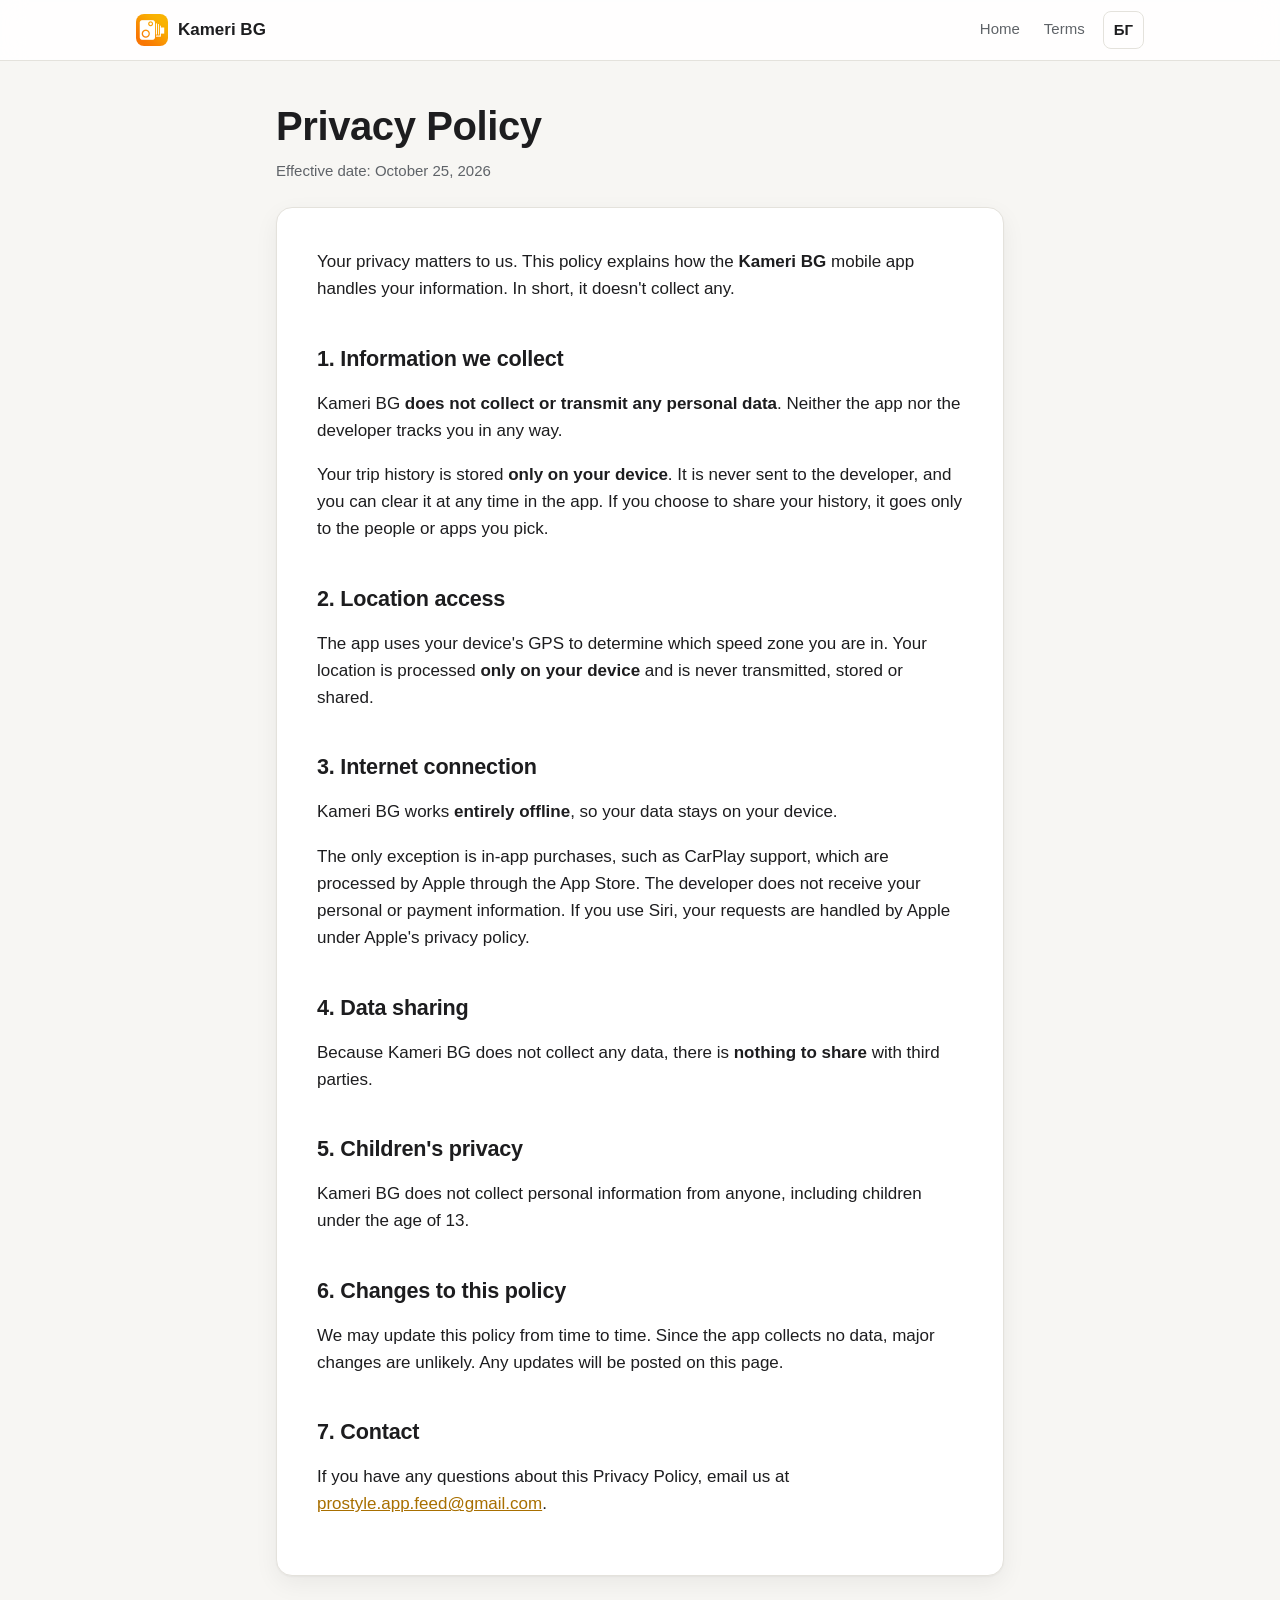
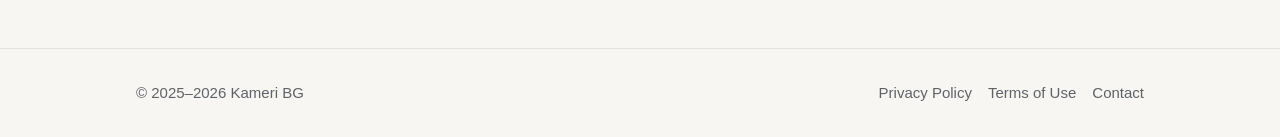
<file: privacy.html>
<!DOCTYPE html>
<html lang="en">
<head>
  <meta charset="UTF-8">
  <meta name="viewport" content="width=device-width, initial-scale=1">
  <title>Privacy Policy – Kameri BG</title>
  <meta name="description" content="Kameri BG does not collect or share any personal data. Read the full privacy policy.">
  <meta name="theme-color" content="#ffb526">
  <link rel="canonical" href="https://riskoni.github.io/KameriBG/privacy.html">
  <meta property="og:site_name" content="Kameri BG">
  <meta property="og:locale" content="en_US">
  <meta property="og:type" content="website">
  <meta property="og:title" content="Privacy Policy – Kameri BG">
  <meta property="og:description" content="Kameri BG does not collect or share any personal data. Read the full privacy policy.">
  <meta property="og:url" content="https://riskoni.github.io/KameriBG/privacy.html">
  <meta property="og:image" content="https://riskoni.github.io/KameriBG/icon.png">
  <meta name="twitter:card" content="summary">
  <link rel="alternate" hreflang="en" href="https://riskoni.github.io/KameriBG/privacy.html">
  <link rel="alternate" hreflang="bg" href="https://riskoni.github.io/KameriBG/bg/privacy.html">
  <link rel="icon" href="icon.png">
  <link rel="stylesheet" href="style.css">
</head>
<body>

  <header class="site-header">
    <div class="container">
      <a class="brand" href="index.html"><img src="icon.png" alt="">Kameri BG</a>
      <nav class="site-nav">
        <a href="index.html">Home</a>
        <a class="optional" href="terms.html">Terms</a>
        <a class="lang-switch" href="bg/privacy.html" hreflang="bg" lang="bg">БГ</a>
      </nav>
    </div>
  </header>

  <main class="page">
    <div class="container narrow">
      <div class="page-header">
        <h1>Privacy Policy</h1>
        <p class="meta">Effective date: October 25, 2026</p>
      </div>

      <article class="prose">
        <p>Your privacy matters to us. This policy explains how the <strong>Kameri BG</strong> mobile app handles your information. In short, it doesn't collect any.</p>

        <h2>1. Information we collect</h2>
        <p>Kameri BG <strong>does not collect or transmit any personal data</strong>. Neither the app nor the developer tracks you in any way.</p>
        <p>Your trip history is stored <strong>only on your device</strong>. It is never sent to the developer, and you can clear it at any time in the app. If you choose to share your history, it goes only to the people or apps you pick.</p>

        <h2>2. Location access</h2>
        <p>The app uses your device's GPS to determine which speed zone you are in. Your location is processed <strong>only on your device</strong> and is never transmitted, stored or shared.</p>

        <h2>3. Internet connection</h2>
        <p>Kameri BG works <strong>entirely offline</strong>, so your data stays on your device.</p>
        <p>The only exception is in-app purchases, such as CarPlay support, which are processed by Apple through the App Store. The developer does not receive your personal or payment information. If you use Siri, your requests are handled by Apple under Apple's privacy policy.</p>

        <h2>4. Data sharing</h2>
        <p>Because Kameri BG does not collect any data, there is <strong>nothing to share</strong> with third parties.</p>

        <h2>5. Children's privacy</h2>
        <p>Kameri BG does not collect personal information from anyone, including children under the age of 13.</p>

        <h2>6. Changes to this policy</h2>
        <p>We may update this policy from time to time. Since the app collects no data, major changes are unlikely. Any updates will be posted on this page.</p>

        <h2>7. Contact</h2>
        <p>If you have any questions about this Privacy Policy, email us at <a href="mailto:prostyle.app.feed@gmail.com">prostyle.app.feed@gmail.com</a>.</p>
      </article>
    </div>
  </main>

  <footer class="site-footer">
    <div class="container">
      <span>© 2025–2026 Kameri BG</span>
      <nav>
        <a href="privacy.html">Privacy Policy</a>
        <a href="terms.html">Terms of Use</a>
        <a href="mailto:prostyle.app.feed@gmail.com">Contact</a>
      </nav>
    </div>
  </footer>

</body>
</html>
</file>
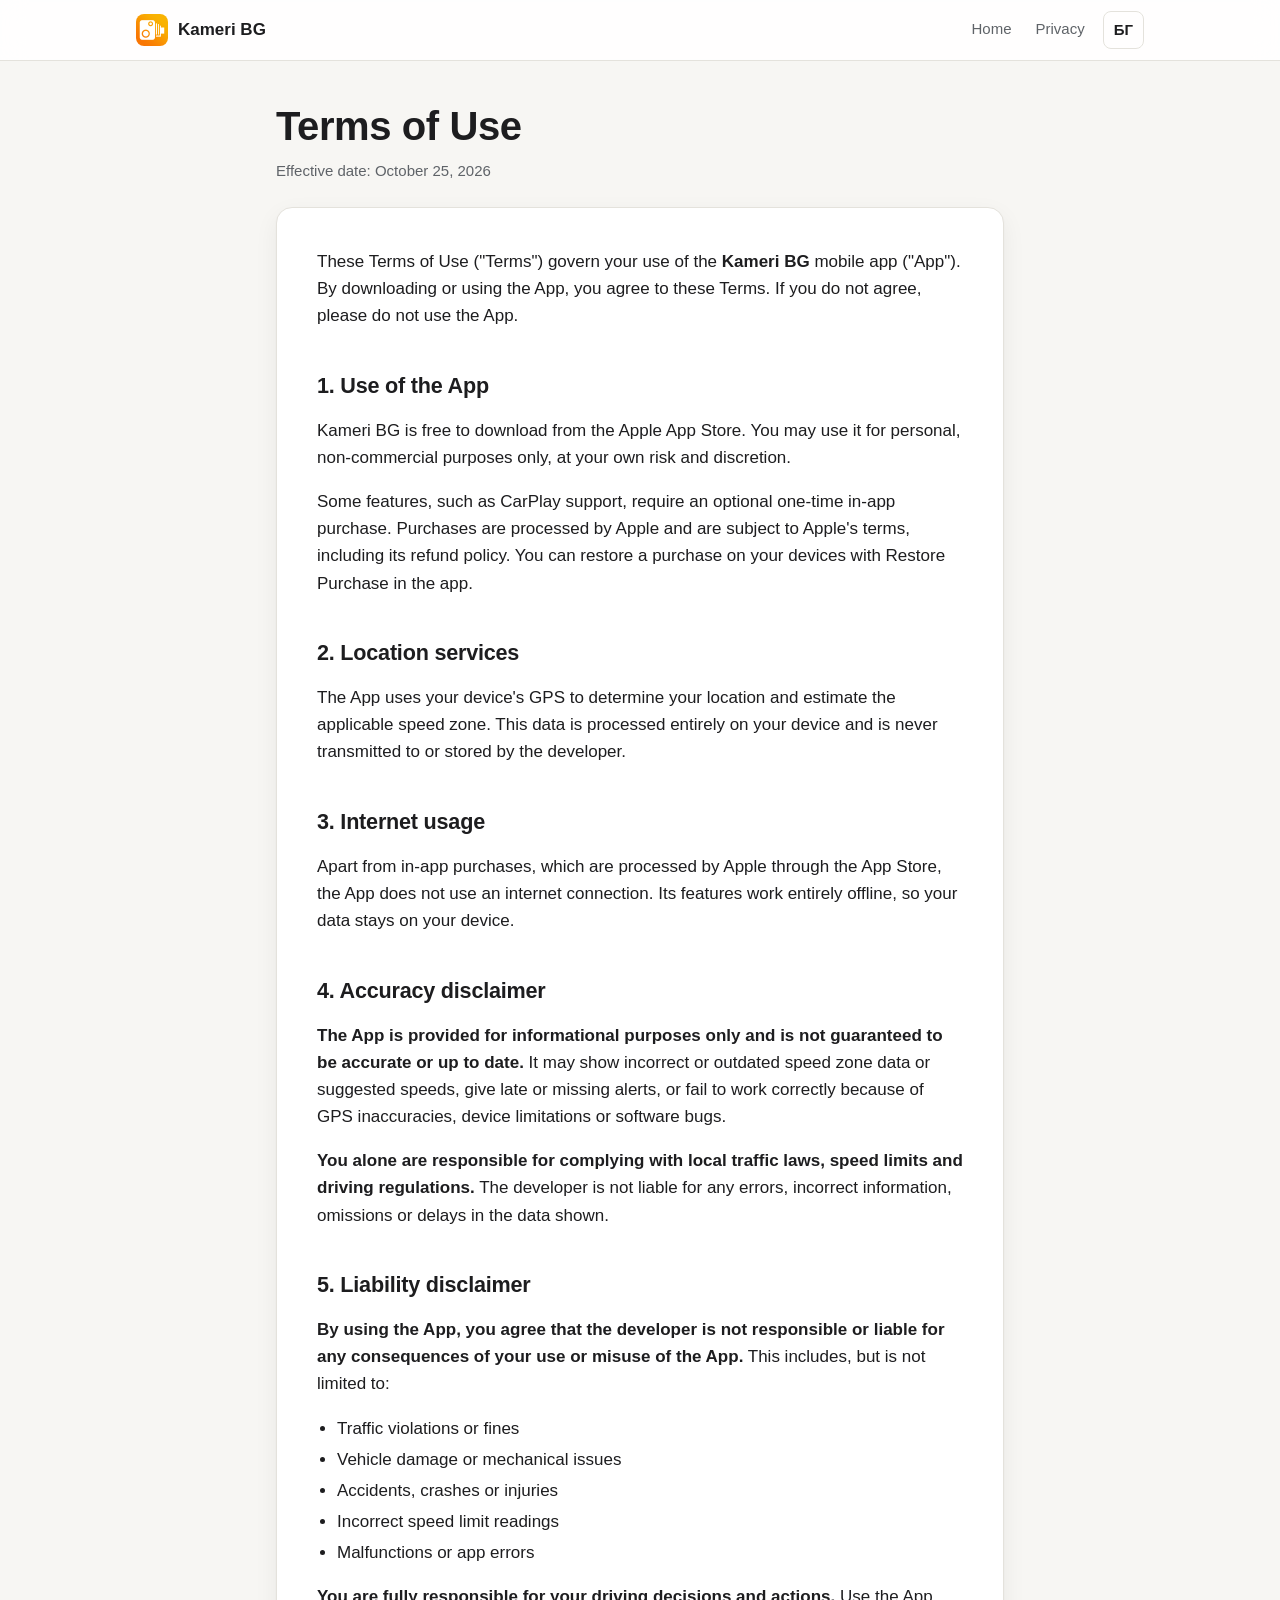
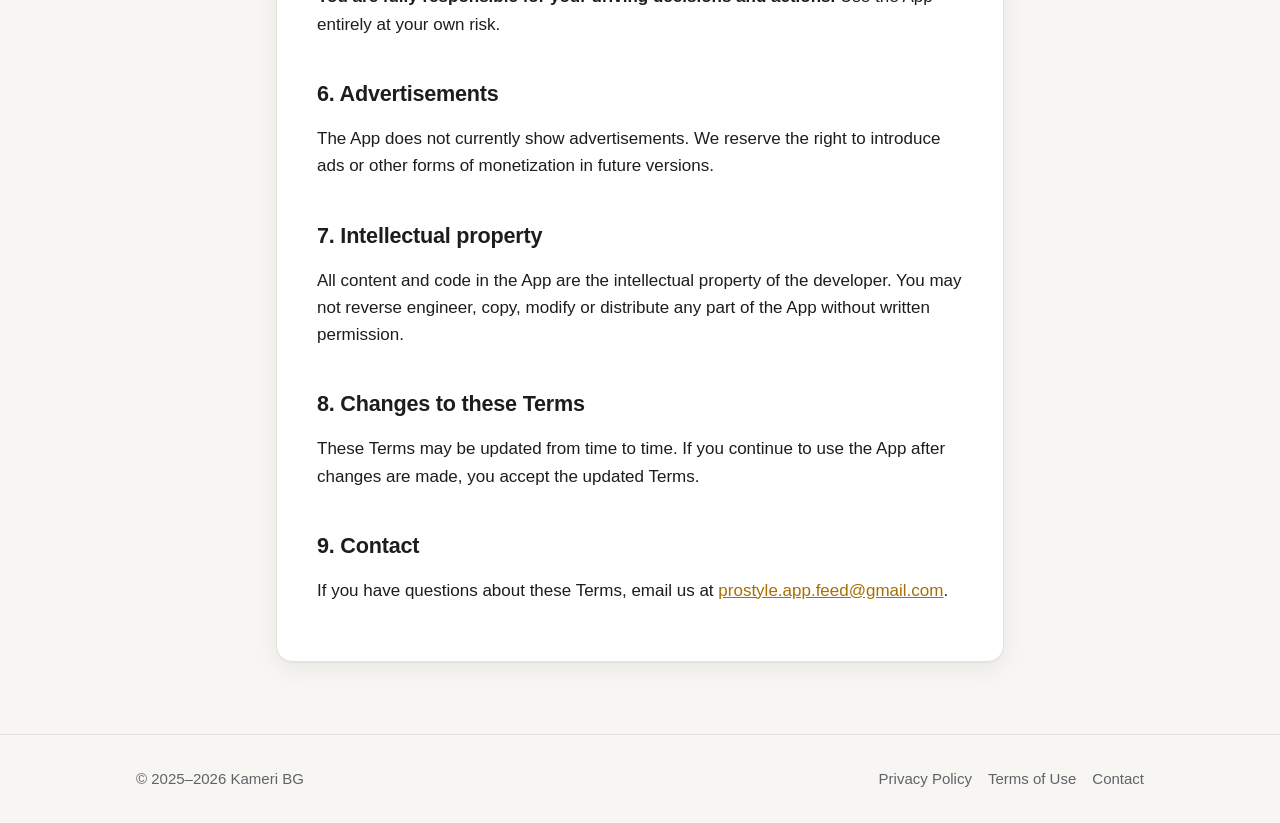
<file: terms.html>
<!DOCTYPE html>
<html lang="en">
<head>
  <meta charset="UTF-8">
  <meta name="viewport" content="width=device-width, initial-scale=1">
  <title>Terms of Use – Kameri BG</title>
  <meta name="description" content="Terms of use for the Kameri BG mobile app.">
  <meta name="theme-color" content="#ffb526">
  <link rel="canonical" href="https://riskoni.github.io/KameriBG/terms.html">
  <meta property="og:site_name" content="Kameri BG">
  <meta property="og:locale" content="en_US">
  <meta property="og:type" content="website">
  <meta property="og:title" content="Terms of Use – Kameri BG">
  <meta property="og:description" content="Terms of use for the Kameri BG mobile app.">
  <meta property="og:url" content="https://riskoni.github.io/KameriBG/terms.html">
  <meta property="og:image" content="https://riskoni.github.io/KameriBG/icon.png">
  <meta name="twitter:card" content="summary">
  <link rel="alternate" hreflang="en" href="https://riskoni.github.io/KameriBG/terms.html">
  <link rel="alternate" hreflang="bg" href="https://riskoni.github.io/KameriBG/bg/terms.html">
  <link rel="icon" href="icon.png">
  <link rel="stylesheet" href="style.css">
</head>
<body>

  <header class="site-header">
    <div class="container">
      <a class="brand" href="index.html"><img src="icon.png" alt="">Kameri BG</a>
      <nav class="site-nav">
        <a href="index.html">Home</a>
        <a class="optional" href="privacy.html">Privacy</a>
        <a class="lang-switch" href="bg/terms.html" hreflang="bg" lang="bg">БГ</a>
      </nav>
    </div>
  </header>

  <main class="page">
    <div class="container narrow">
      <div class="page-header">
        <h1>Terms of Use</h1>
        <p class="meta">Effective date: October 25, 2026</p>
      </div>

      <article class="prose">
        <p>These Terms of Use ("Terms") govern your use of the <strong>Kameri BG</strong> mobile app ("App"). By downloading or using the App, you agree to these Terms. If you do not agree, please do not use the App.</p>

        <h2>1. Use of the App</h2>
        <p>Kameri BG is free to download from the Apple App Store. You may use it for personal, non-commercial purposes only, at your own risk and discretion.</p>
        <p>Some features, such as CarPlay support, require an optional one-time in-app purchase. Purchases are processed by Apple and are subject to Apple's terms, including its refund policy. You can restore a purchase on your devices with Restore Purchase in the app.</p>

        <h2>2. Location services</h2>
        <p>The App uses your device's GPS to determine your location and estimate the applicable speed zone. This data is processed entirely on your device and is never transmitted to or stored by the developer.</p>

        <h2>3. Internet usage</h2>
        <p>Apart from in-app purchases, which are processed by Apple through the App Store, the App does not use an internet connection. Its features work entirely offline, so your data stays on your device.</p>

        <h2>4. Accuracy disclaimer</h2>
        <p><strong>The App is provided for informational purposes only and is not guaranteed to be accurate or up to date.</strong> It may show incorrect or outdated speed zone data or suggested speeds, give late or missing alerts, or fail to work correctly because of GPS inaccuracies, device limitations or software bugs.</p>
        <p><strong>You alone are responsible for complying with local traffic laws, speed limits and driving regulations.</strong> The developer is not liable for any errors, incorrect information, omissions or delays in the data shown.</p>

        <h2>5. Liability disclaimer</h2>
        <p><strong>By using the App, you agree that the developer is not responsible or liable for any consequences of your use or misuse of the App.</strong> This includes, but is not limited to:</p>
        <ul>
          <li>Traffic violations or fines</li>
          <li>Vehicle damage or mechanical issues</li>
          <li>Accidents, crashes or injuries</li>
          <li>Incorrect speed limit readings</li>
          <li>Malfunctions or app errors</li>
        </ul>
        <p><strong>You are fully responsible for your driving decisions and actions.</strong> Use the App entirely at your own risk.</p>

        <h2>6. Advertisements</h2>
        <p>The App does not currently show advertisements. We reserve the right to introduce ads or other forms of monetization in future versions.</p>

        <h2>7. Intellectual property</h2>
        <p>All content and code in the App are the intellectual property of the developer. You may not reverse engineer, copy, modify or distribute any part of the App without written permission.</p>

        <h2>8. Changes to these Terms</h2>
        <p>These Terms may be updated from time to time. If you continue to use the App after changes are made, you accept the updated Terms.</p>

        <h2>9. Contact</h2>
        <p>If you have questions about these Terms, email us at <a href="mailto:prostyle.app.feed@gmail.com">prostyle.app.feed@gmail.com</a>.</p>
      </article>
    </div>
  </main>

  <footer class="site-footer">
    <div class="container">
      <span>© 2025–2026 Kameri BG</span>
      <nav>
        <a href="privacy.html">Privacy Policy</a>
        <a href="terms.html">Terms of Use</a>
        <a href="mailto:prostyle.app.feed@gmail.com">Contact</a>
      </nav>
    </div>
  </footer>

</body>
</html>
</file>
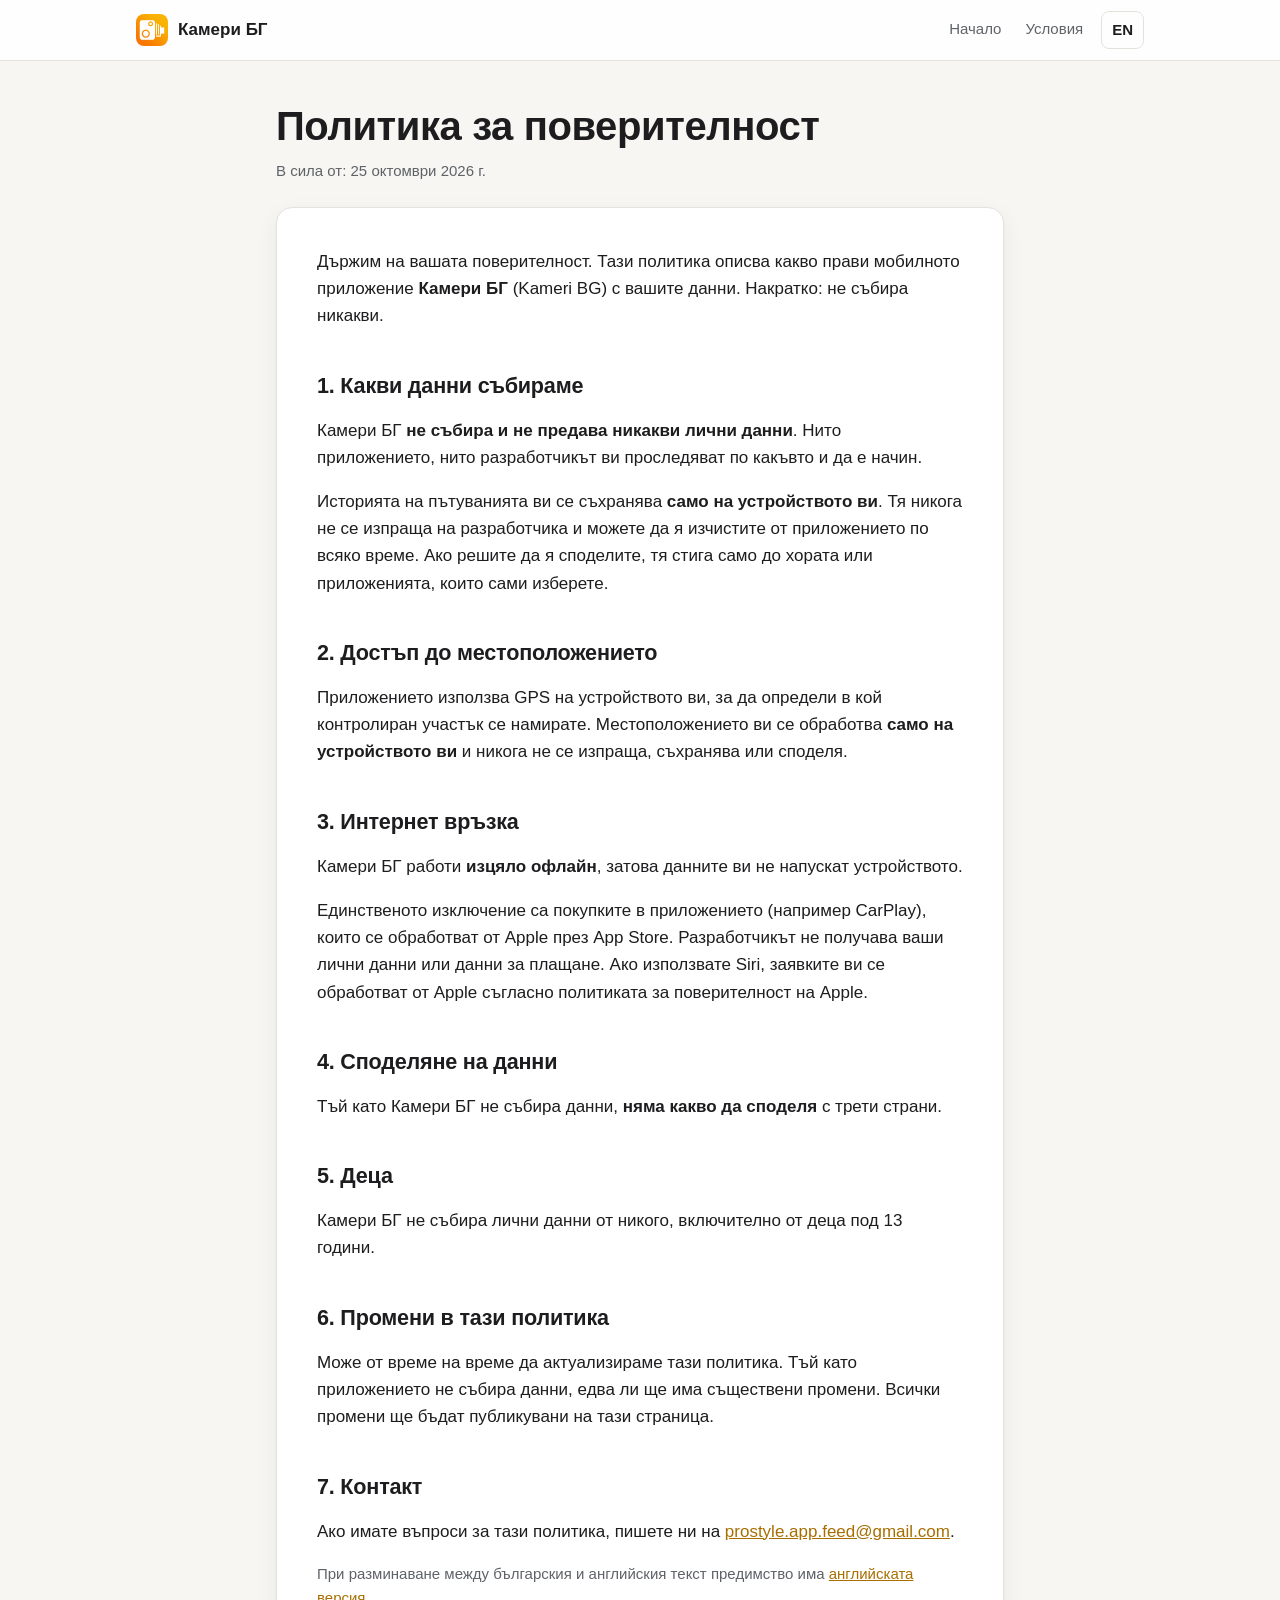
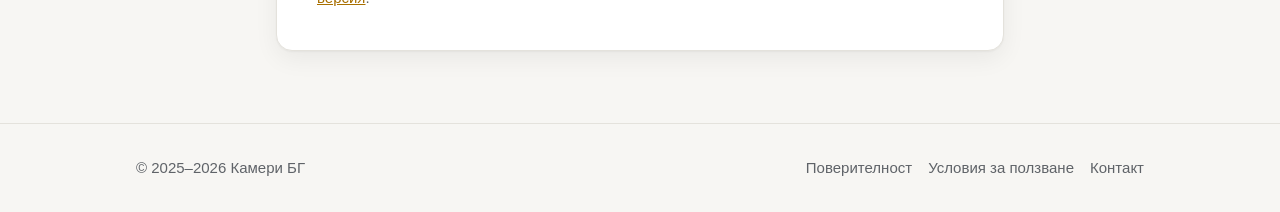
<file: bg/privacy.html>
<!DOCTYPE html>
<html lang="bg">
<head>
  <meta charset="UTF-8">
  <meta name="viewport" content="width=device-width, initial-scale=1">
  <title>Политика за поверителност – Камери БГ</title>
  <meta name="description" content="Камери БГ не събира и не споделя никакви лични данни. Прочетете пълната политика за поверителност.">
  <meta name="theme-color" content="#ffb526">
  <link rel="canonical" href="https://riskoni.github.io/KameriBG/bg/privacy.html">
  <meta property="og:site_name" content="Камери БГ">
  <meta property="og:locale" content="bg_BG">
  <meta property="og:type" content="website">
  <meta property="og:title" content="Политика за поверителност – Камери БГ">
  <meta property="og:description" content="Камери БГ не събира и не споделя никакви лични данни. Прочетете пълната политика за поверителност.">
  <meta property="og:url" content="https://riskoni.github.io/KameriBG/bg/privacy.html">
  <meta property="og:image" content="https://riskoni.github.io/KameriBG/icon.png">
  <meta name="twitter:card" content="summary">
  <link rel="alternate" hreflang="en" href="https://riskoni.github.io/KameriBG/privacy.html">
  <link rel="alternate" hreflang="bg" href="https://riskoni.github.io/KameriBG/bg/privacy.html">
  <link rel="icon" href="../icon.png">
  <link rel="stylesheet" href="../style.css">
</head>
<body>

  <header class="site-header">
    <div class="container">
      <a class="brand" href="index.html"><img src="../icon.png" alt="">Камери БГ</a>
      <nav class="site-nav">
        <a href="index.html">Начало</a>
        <a class="optional" href="terms.html">Условия</a>
        <a class="lang-switch" href="../privacy.html" hreflang="en" lang="en">EN</a>
      </nav>
    </div>
  </header>

  <main class="page">
    <div class="container narrow">
      <div class="page-header">
        <h1>Политика за поверителност</h1>
        <p class="meta">В сила от: 25 октомври 2026 г.</p>
      </div>

      <article class="prose">
        <p>Държим на вашата поверителност. Тази политика описва какво прави мобилното приложение <strong>Камери БГ</strong> (Kameri BG) с вашите данни. Накратко: не събира никакви.</p>

        <h2>1. Какви данни събираме</h2>
        <p>Камери БГ <strong>не събира и не предава никакви лични данни</strong>. Нито приложението, нито разработчикът ви проследяват по какъвто и да е начин.</p>
        <p>Историята на пътуванията ви се съхранява <strong>само на устройството ви</strong>. Тя никога не се изпраща на разработчика и можете да я изчистите от приложението по всяко време. Ако решите да я споделите, тя стига само до хората или приложенията, които сами изберете.</p>

        <h2>2. Достъп до местоположението</h2>
        <p>Приложението използва GPS на устройството ви, за да определи в кой контролиран участък се намирате. Местоположението ви се обработва <strong>само на устройството ви</strong> и никога не се изпраща, съхранява или споделя.</p>

        <h2>3. Интернет връзка</h2>
        <p>Камери БГ работи <strong>изцяло офлайн</strong>, затова данните ви не напускат устройството.</p>
        <p>Единственото изключение са покупките в приложението (например CarPlay), които се обработват от Apple през App Store. Разработчикът не получава ваши лични данни или данни за плащане. Ако използвате Siri, заявките ви се обработват от Apple съгласно политиката за поверителност на Apple.</p>

        <h2>4. Споделяне на данни</h2>
        <p>Тъй като Камери БГ не събира данни, <strong>няма какво да споделя</strong> с трети страни.</p>

        <h2>5. Деца</h2>
        <p>Камери БГ не събира лични данни от никого, включително от деца под 13 години.</p>

        <h2>6. Промени в тази политика</h2>
        <p>Може от време на време да актуализираме тази политика. Тъй като приложението не събира данни, едва ли ще има съществени промени. Всички промени ще бъдат публикувани на тази страница.</p>

        <h2>7. Контакт</h2>
        <p>Ако имате въпроси за тази политика, пишете ни на <a href="mailto:prostyle.app.feed@gmail.com">prostyle.app.feed@gmail.com</a>.</p>

        <p class="meta">При разминаване между българския и английския текст предимство има <a href="../privacy.html">английската версия</a>.</p>
      </article>
    </div>
  </main>

  <footer class="site-footer">
    <div class="container">
      <span>© 2025–2026 Камери БГ</span>
      <nav>
        <a href="privacy.html">Поверителност</a>
        <a href="terms.html">Условия за ползване</a>
        <a href="mailto:prostyle.app.feed@gmail.com">Контакт</a>
      </nav>
    </div>
  </footer>

</body>
</html>
</file>
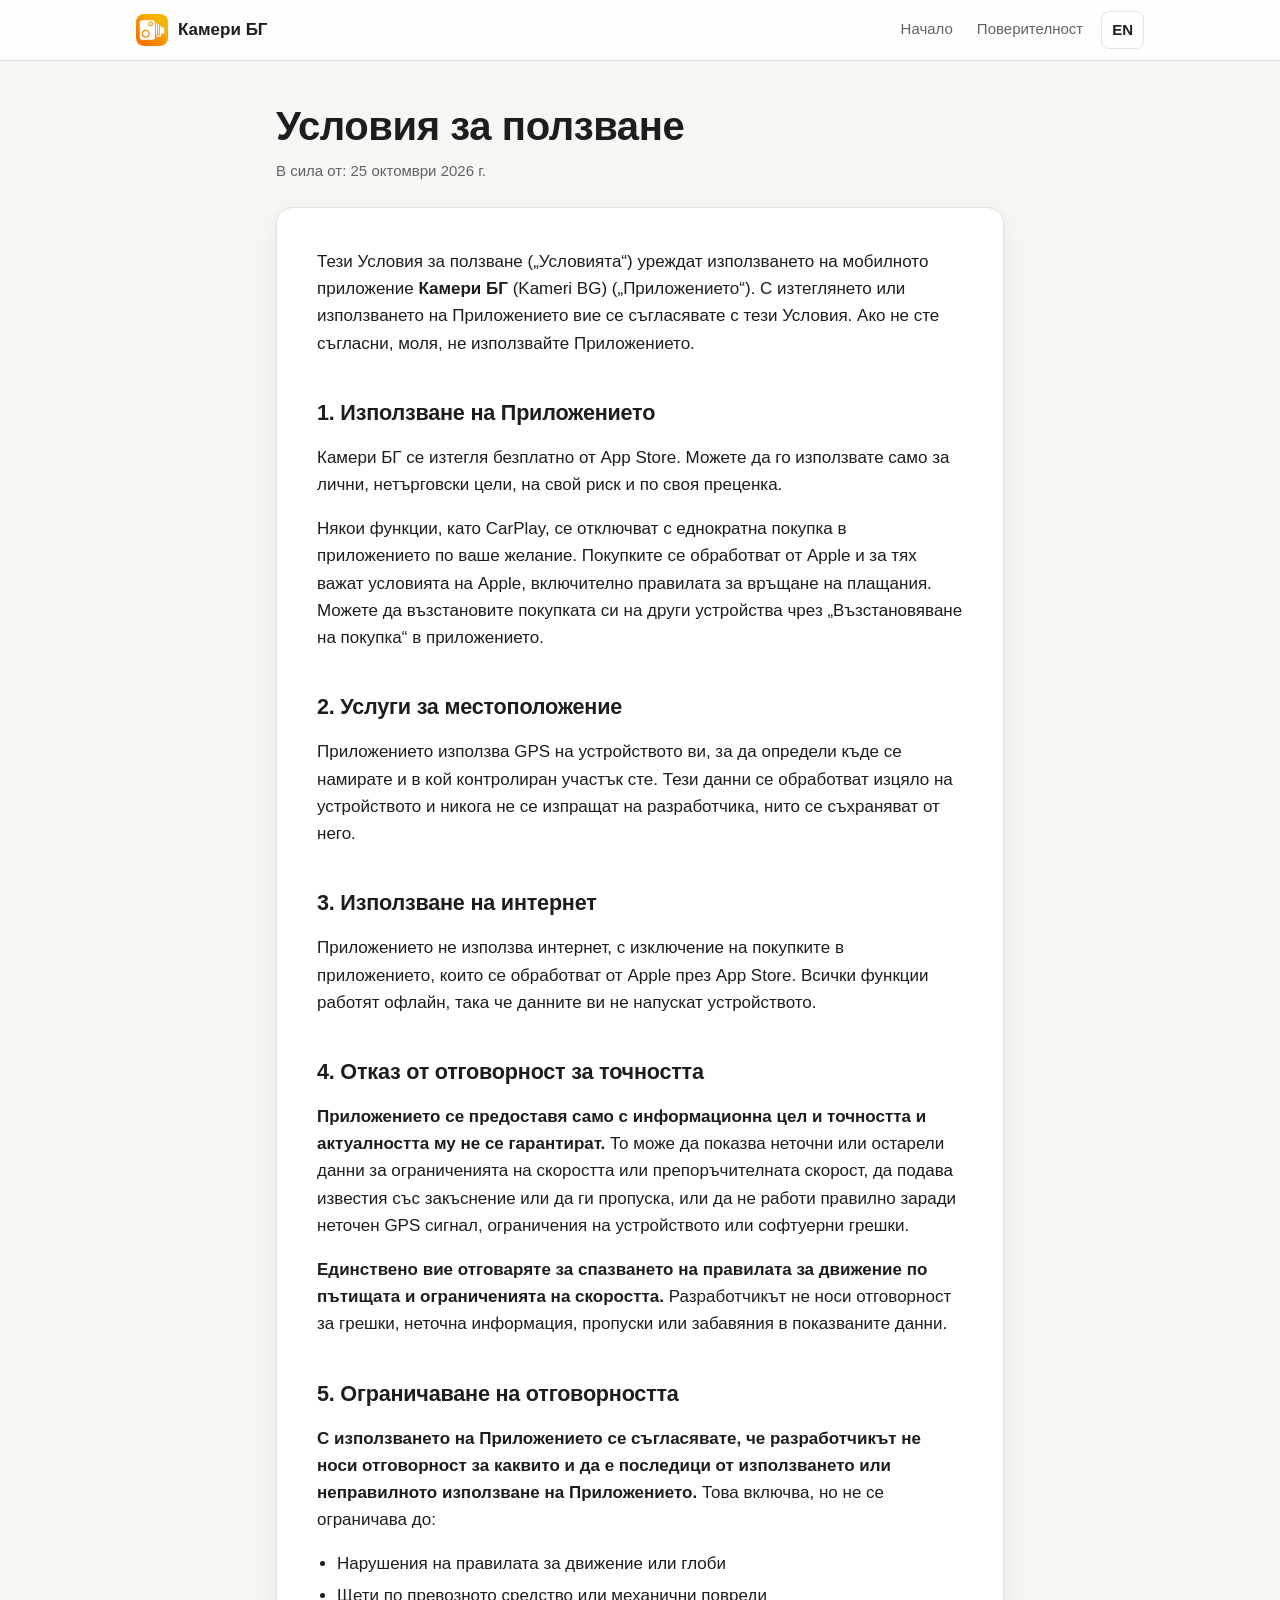
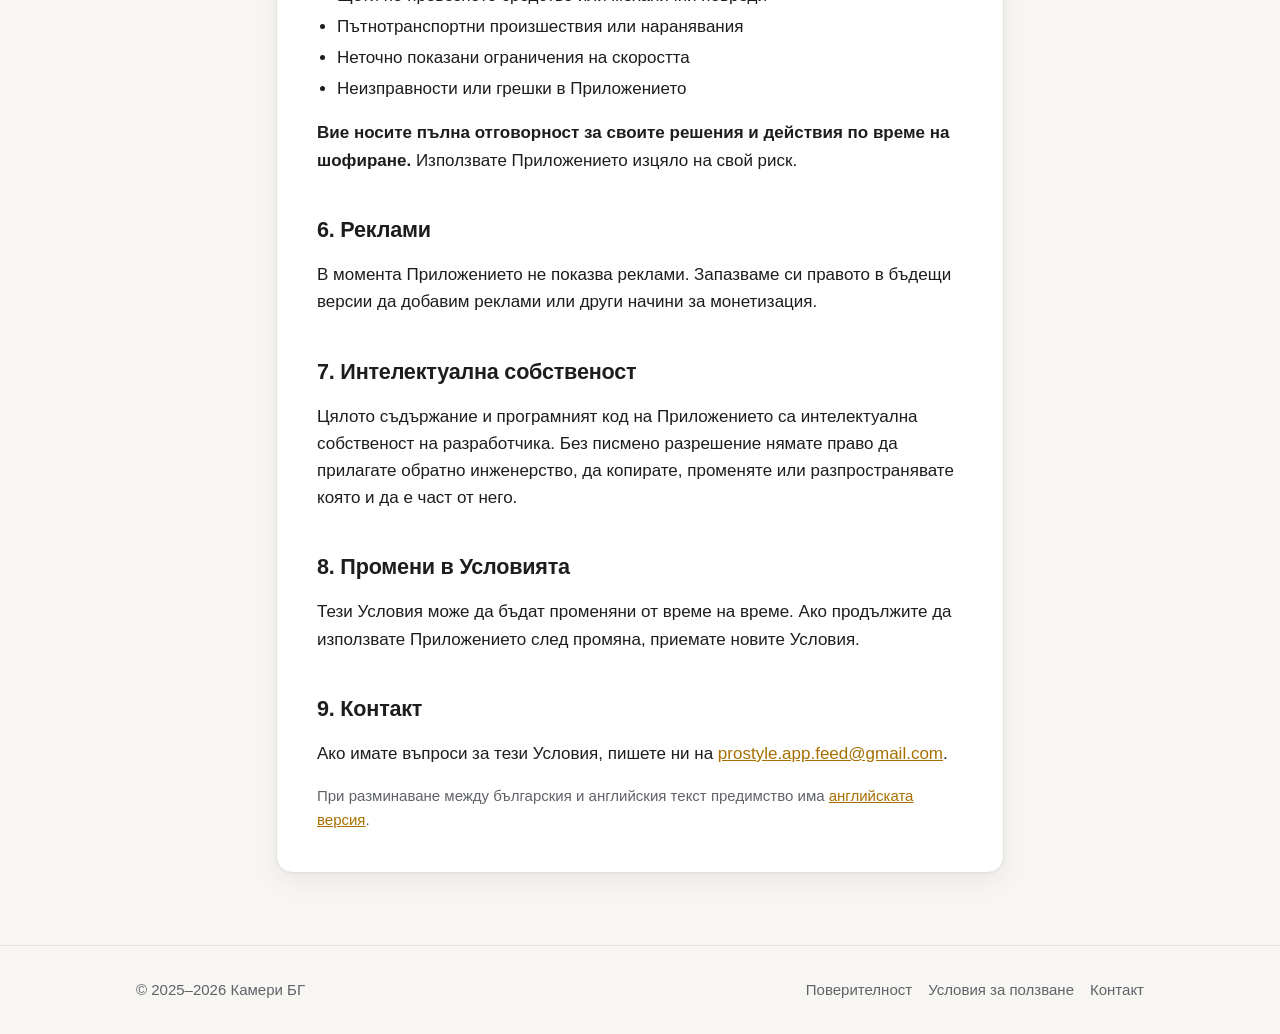
<file: bg/terms.html>
<!DOCTYPE html>
<html lang="bg">
<head>
  <meta charset="UTF-8">
  <meta name="viewport" content="width=device-width, initial-scale=1">
  <title>Условия за ползване – Камери БГ</title>
  <meta name="description" content="Условия за ползване на мобилното приложение Камери БГ.">
  <meta name="theme-color" content="#ffb526">
  <link rel="canonical" href="https://riskoni.github.io/KameriBG/bg/terms.html">
  <meta property="og:site_name" content="Камери БГ">
  <meta property="og:locale" content="bg_BG">
  <meta property="og:type" content="website">
  <meta property="og:title" content="Условия за ползване – Камери БГ">
  <meta property="og:description" content="Условия за ползване на мобилното приложение Камери БГ.">
  <meta property="og:url" content="https://riskoni.github.io/KameriBG/bg/terms.html">
  <meta property="og:image" content="https://riskoni.github.io/KameriBG/icon.png">
  <meta name="twitter:card" content="summary">
  <link rel="alternate" hreflang="en" href="https://riskoni.github.io/KameriBG/terms.html">
  <link rel="alternate" hreflang="bg" href="https://riskoni.github.io/KameriBG/bg/terms.html">
  <link rel="icon" href="../icon.png">
  <link rel="stylesheet" href="../style.css">
</head>
<body>

  <header class="site-header">
    <div class="container">
      <a class="brand" href="index.html"><img src="../icon.png" alt="">Камери БГ</a>
      <nav class="site-nav">
        <a href="index.html">Начало</a>
        <a class="optional" href="privacy.html">Поверителност</a>
        <a class="lang-switch" href="../terms.html" hreflang="en" lang="en">EN</a>
      </nav>
    </div>
  </header>

  <main class="page">
    <div class="container narrow">
      <div class="page-header">
        <h1>Условия за ползване</h1>
        <p class="meta">В сила от: 25 октомври 2026 г.</p>
      </div>

      <article class="prose">
        <p>Тези Условия за ползване („Условията“) уреждат използването на мобилното приложение <strong>Камери БГ</strong> (Kameri BG) („Приложението“). С изтеглянето или използването на Приложението вие се съгласявате с тези Условия. Ако не сте съгласни, моля, не използвайте Приложението.</p>

        <h2>1. Използване на Приложението</h2>
        <p>Камери БГ се изтегля безплатно от App Store. Можете да го използвате само за лични, нетърговски цели, на свой риск и по своя преценка.</p>
        <p>Някои функции, като CarPlay, се отключват с еднократна покупка в приложението по ваше желание. Покупките се обработват от Apple и за тях важат условията на Apple, включително правилата за връщане на плащания. Можете да възстановите покупката си на други устройства чрез „Възстановяване на покупка“ в приложението.</p>

        <h2>2. Услуги за местоположение</h2>
        <p>Приложението използва GPS на устройството ви, за да определи къде се намирате и в кой контролиран участък сте. Тези данни се обработват изцяло на устройството и никога не се изпращат на разработчика, нито се съхраняват от него.</p>

        <h2>3. Използване на интернет</h2>
        <p>Приложението не използва интернет, с изключение на покупките в приложението, които се обработват от Apple през App Store. Всички функции работят офлайн, така че данните ви не напускат устройството.</p>

        <h2>4. Отказ от отговорност за точността</h2>
        <p><strong>Приложението се предоставя само с информационна цел и точността и актуалността му не се гарантират.</strong> То може да показва неточни или остарели данни за ограниченията на скоростта или препоръчителната скорост, да подава известия със закъснение или да ги пропуска, или да не работи правилно заради неточен GPS сигнал, ограничения на устройството или софтуерни грешки.</p>
        <p><strong>Единствено вие отговаряте за спазването на правилата за движение по пътищата и ограниченията на скоростта.</strong> Разработчикът не носи отговорност за грешки, неточна информация, пропуски или забавяния в показваните данни.</p>

        <h2>5. Ограничаване на отговорността</h2>
        <p><strong>С използването на Приложението се съгласявате, че разработчикът не носи отговорност за каквито и да е последици от използването или неправилното използване на Приложението.</strong> Това включва, но не се ограничава до:</p>
        <ul>
          <li>Нарушения на правилата за движение или глоби</li>
          <li>Щети по превозното средство или механични повреди</li>
          <li>Пътнотранспортни произшествия или наранявания</li>
          <li>Неточно показани ограничения на скоростта</li>
          <li>Неизправности или грешки в Приложението</li>
        </ul>
        <p><strong>Вие носите пълна отговорност за своите решения и действия по време на шофиране.</strong> Използвате Приложението изцяло на свой риск.</p>

        <h2>6. Реклами</h2>
        <p>В момента Приложението не показва реклами. Запазваме си правото в бъдещи версии да добавим реклами или други начини за монетизация.</p>

        <h2>7. Интелектуална собственост</h2>
        <p>Цялото съдържание и програмният код на Приложението са интелектуална собственост на разработчика. Без писмено разрешение нямате право да прилагате обратно инженерство, да копирате, променяте или разпространявате която и да е част от него.</p>

        <h2>8. Промени в Условията</h2>
        <p>Тези Условия може да бъдат променяни от време на време. Ако продължите да използвате Приложението след промяна, приемате новите Условия.</p>

        <h2>9. Контакт</h2>
        <p>Ако имате въпроси за тези Условия, пишете ни на <a href="mailto:prostyle.app.feed@gmail.com">prostyle.app.feed@gmail.com</a>.</p>

        <p class="meta">При разминаване между българския и английския текст предимство има <a href="../terms.html">английската версия</a>.</p>
      </article>
    </div>
  </main>

  <footer class="site-footer">
    <div class="container">
      <span>© 2025–2026 Камери БГ</span>
      <nav>
        <a href="privacy.html">Поверителност</a>
        <a href="terms.html">Условия за ползване</a>
        <a href="mailto:prostyle.app.feed@gmail.com">Контакт</a>
      </nav>
    </div>
  </footer>

</body>
</html>
</file>
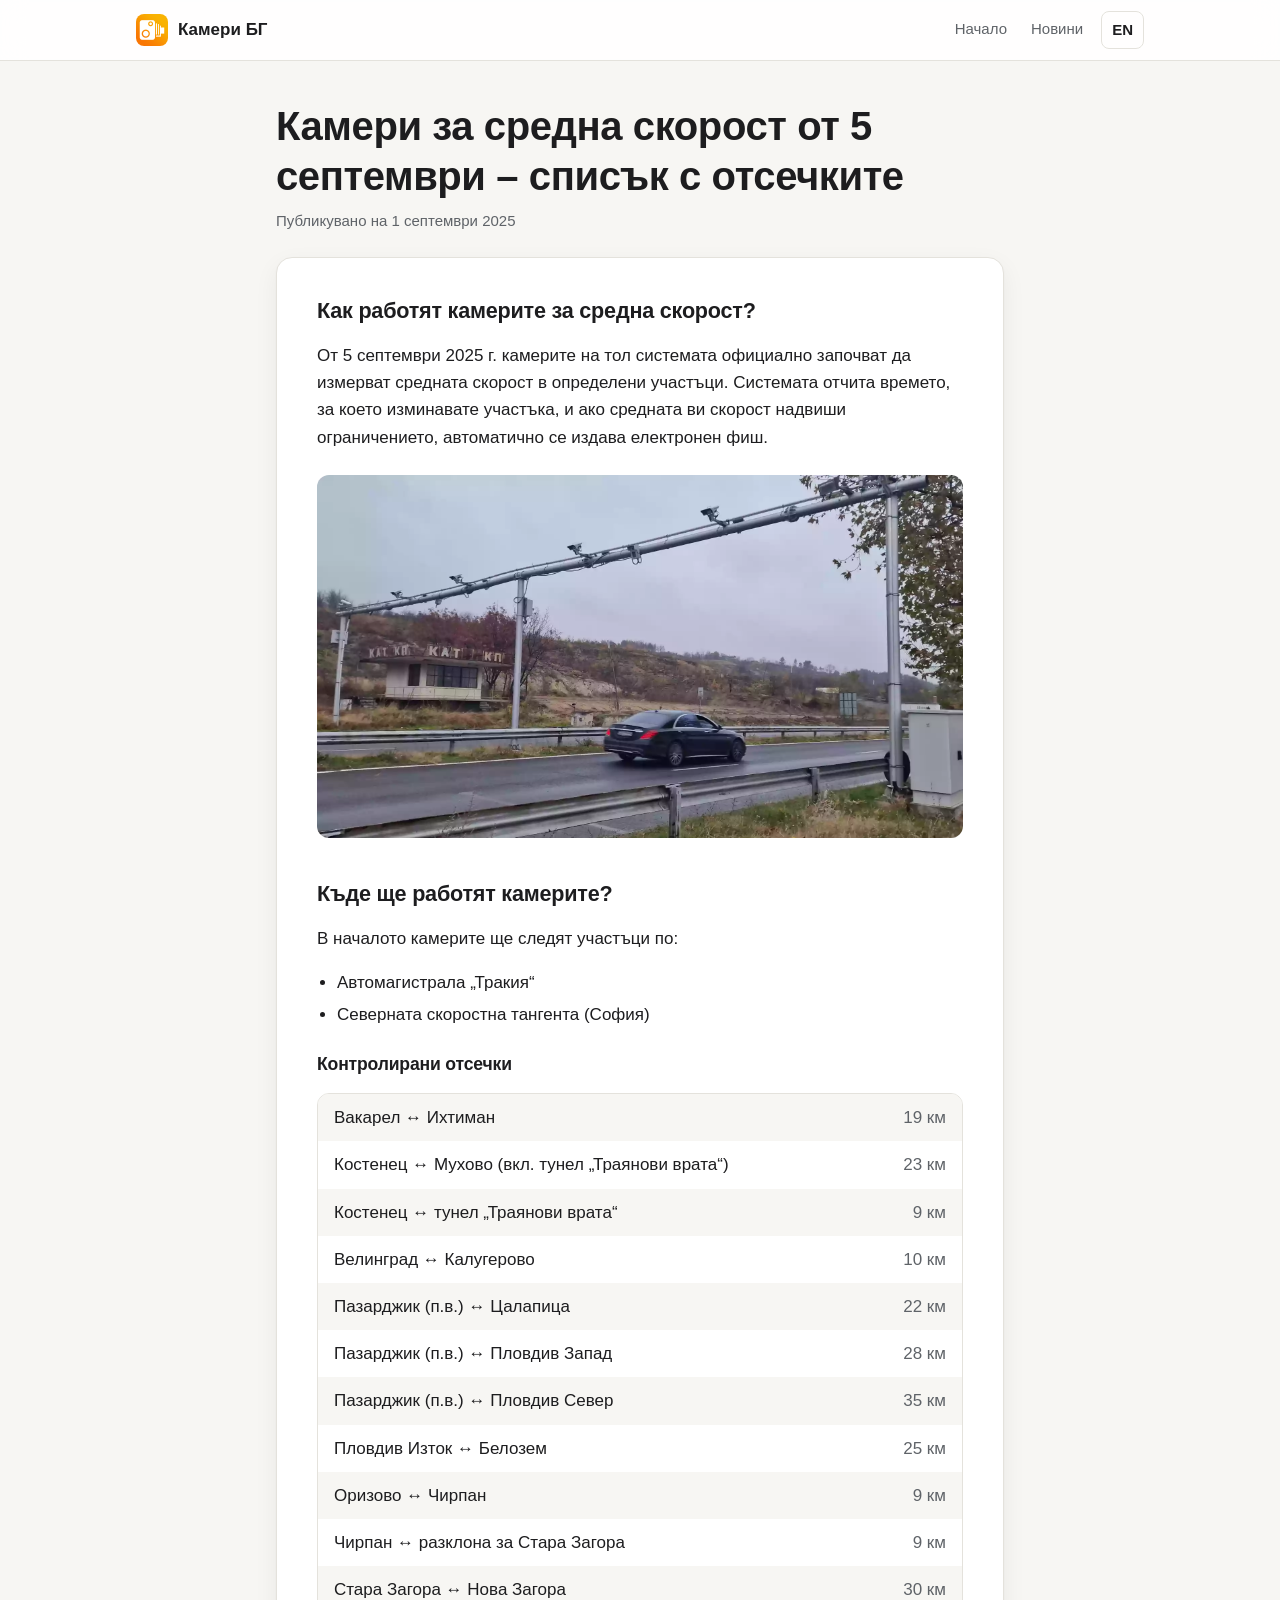
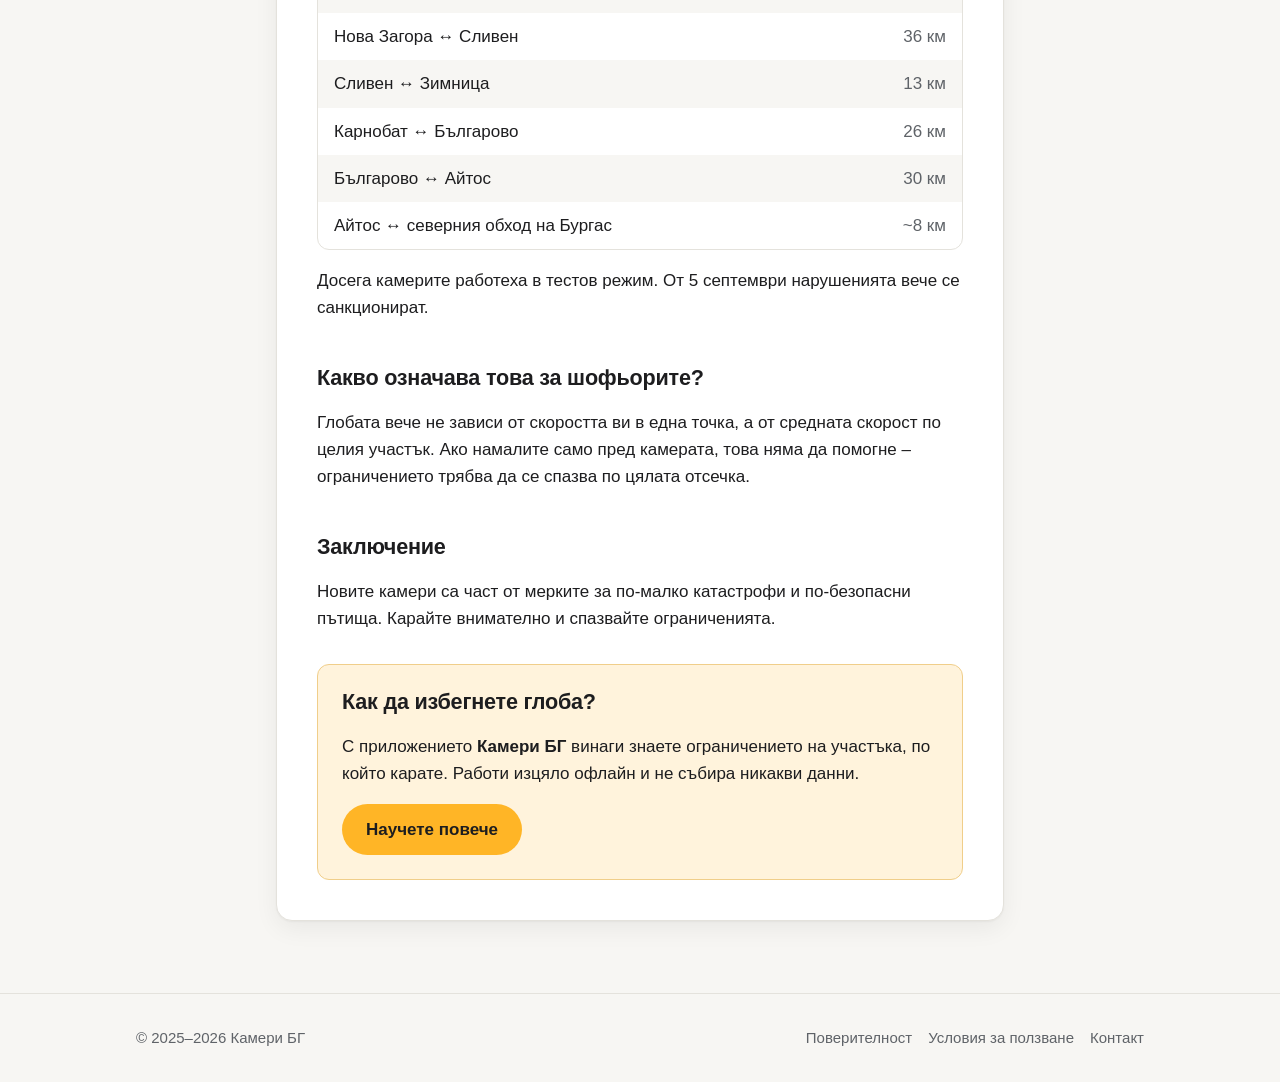
<file: news/kameri-ot-5-septemvri.html>
<!DOCTYPE html>
<html lang="bg">
<head>
  <meta charset="UTF-8">
  <meta name="viewport" content="width=device-width, initial-scale=1">
  <title>Камери за средна скорост от 5 септември – списък с отсечките | Камери БГ</title>
  <meta name="description" content="От 5 септември камерите за средна скорост по АМ „Тракия“ и Северната скоростна тангента започват да налагат глоби. Вижте пълния списък с отсечките.">
  <meta name="keywords" content="камери за средна скорост, тол система, глоба за превишена скорост, Тракия, 5 септември, пътна безопасност, България">
  <meta name="author" content="Riskoni">
  <meta name="theme-color" content="#ffb526">
  <link rel="canonical" href="https://riskoni.github.io/KameriBG/news/kameri-ot-5-septemvri.html">
  <meta property="og:site_name" content="Камери БГ">
  <meta property="og:locale" content="bg_BG">
  <meta property="og:type" content="article">
  <meta property="og:title" content="Камери за средна скорост от 5 септември – списък с отсечките">
  <meta property="og:description" content="От 5 септември камерите за средна скорост по АМ „Тракия“ и Северната скоростна тангента започват да налагат глоби. Вижте пълния списък с отсечките.">
  <meta property="og:url" content="https://riskoni.github.io/KameriBG/news/kameri-ot-5-septemvri.html">
  <meta property="og:image" content="https://riskoni.github.io/KameriBG/news/kameri.webp">
  <meta name="twitter:card" content="summary_large_image">
  <link rel="icon" href="../icon.png">
  <link rel="stylesheet" href="../style.css">
</head>
<body>

  <header class="site-header">
    <div class="container">
      <a class="brand" href="../bg/index.html"><img src="../icon.png" alt="">Камери БГ</a>
      <nav class="site-nav">
        <a href="../bg/index.html">Начало</a>
        <a href="../bg/index.html#news">Новини</a>
        <a class="lang-switch" href="../index.html" hreflang="en" lang="en">EN</a>
      </nav>
    </div>
  </header>

  <main class="page">
    <div class="container narrow">
      <div class="page-header">
        <h1>Камери за средна скорост от 5 септември – списък с отсечките</h1>
        <p class="meta">Публикувано на <time datetime="2025-09-01">1 септември 2025</time></p>
      </div>

      <article class="prose">
        <h2>Как работят камерите за средна скорост?</h2>
        <p>От 5 септември 2025 г. камерите на тол системата официално започват да измерват средната скорост в определени участъци. Системата отчита времето, за което изминавате участъка, и ако средната ви скорост надвиши ограничението, автоматично се издава електронен фиш.</p>

        <figure>
          <img src="kameri.webp" alt="Камера за средна скорост над магистрала">
        </figure>

        <h2>Къде ще работят камерите?</h2>
        <p>В началото камерите ще следят участъци по:</p>
        <ul>
          <li>Автомагистрала „Тракия“</li>
          <li>Северната скоростна тангента (София)</li>
        </ul>

        <h3>Контролирани отсечки</h3>
        <ul class="segments">
          <li><span>Вакарел ↔ Ихтиман</span><span class="km">19 км</span></li>
          <li><span>Костенец ↔ Мухово (вкл. тунел „Траянови врата“)</span><span class="km">23 км</span></li>
          <li><span>Костенец ↔ тунел „Траянови врата“</span><span class="km">9 км</span></li>
          <li><span>Велинград ↔ Калугерово</span><span class="km">10 км</span></li>
          <li><span>Пазарджик (п.в.) ↔ Цалапица</span><span class="km">22 км</span></li>
          <li><span>Пазарджик (п.в.) ↔ Пловдив Запад</span><span class="km">28 км</span></li>
          <li><span>Пазарджик (п.в.) ↔ Пловдив Север</span><span class="km">35 км</span></li>
          <li><span>Пловдив Изток ↔ Белозем</span><span class="km">25 км</span></li>
          <li><span>Оризово ↔ Чирпан</span><span class="km">9 км</span></li>
          <li><span>Чирпан ↔ разклона за Стара Загора</span><span class="km">9 км</span></li>
          <li><span>Стара Загора ↔ Нова Загора</span><span class="km">30 км</span></li>
          <li><span>Нова Загора ↔ Сливен</span><span class="km">36 км</span></li>
          <li><span>Сливен ↔ Зимница</span><span class="km">13 км</span></li>
          <li><span>Карнобат ↔ Българово</span><span class="km">26 км</span></li>
          <li><span>Българово ↔ Айтос</span><span class="km">30 км</span></li>
          <li><span>Айтос ↔ северния обход на Бургас</span><span class="km">~8 км</span></li>
        </ul>

        <p>Досега камерите работеха в тестов режим. От 5 септември нарушенията вече се санкционират.</p>

        <h2>Какво означава това за шофьорите?</h2>
        <p>Глобата вече не зависи от скоростта ви в една точка, а от средната скорост по целия участък. Ако намалите само пред камерата, това няма да помогне – ограничението трябва да се спазва по цялата отсечка.</p>

        <h2>Заключение</h2>
        <p>Новите камери са част от мерките за по-малко катастрофи и по-безопасни пътища. Карайте внимателно и спазвайте ограниченията.</p>

        <div class="callout">
          <h2>Как да избегнете глоба?</h2>
          <p>С приложението <strong>Камери БГ</strong> винаги знаете ограничението на участъка, по който карате. Работи изцяло офлайн и не събира никакви данни.</p>
          <p><a class="button" href="../bg/index.html">Научете повече</a></p>
        </div>
      </article>
    </div>
  </main>

  <footer class="site-footer">
    <div class="container">
      <span>© 2025–2026 Камери БГ</span>
      <nav>
        <a href="../bg/privacy.html">Поверителност</a>
        <a href="../bg/terms.html">Условия за ползване</a>
        <a href="mailto:prostyle.app.feed@gmail.com">Контакт</a>
      </nav>
    </div>
  </footer>

</body>
</html>
</file>
<file: style.css>
:root {
  --bg: #f7f6f3;
  --surface: #ffffff;
  --text: #1d1d1f;
  --muted: #5f6368;
  --border: #e4e2dc;
  --accent: #ffb526;
  --accent-strong: #e09a00;
  --accent-text: #1d1d1f;
  --link: #a86f00;
  --shadow: 0 1px 2px rgba(0, 0, 0, 0.04), 0 8px 24px rgba(0, 0, 0, 0.06);
  --radius: 16px;
}

@media (prefers-color-scheme: dark) {
  :root {
    --bg: #121212;
    --surface: #1c1c1e;
    --text: #f2f2f2;
    --muted: #a1a1a6;
    --border: #2e2e30;
    --link: #ffc64d;
    --shadow: 0 1px 2px rgba(0, 0, 0, 0.4), 0 8px 24px rgba(0, 0, 0, 0.3);
  }
}

* {
  box-sizing: border-box;
}

html {
  -webkit-text-size-adjust: 100%;
}

body {
  margin: 0;
  font-family: -apple-system, BlinkMacSystemFont, "Segoe UI", Roboto, "Helvetica Neue", Arial, sans-serif;
  font-size: 17px;
  line-height: 1.6;
  color: var(--text);
  background: var(--bg);
}

img {
  max-width: 100%;
  height: auto;
}

a {
  color: var(--link);
}

h1, h2, h3 {
  line-height: 1.25;
  letter-spacing: -0.01em;
}

.container {
  max-width: 1040px;
  margin: 0 auto;
  padding: 0 16px;
}

.narrow {
  max-width: 760px;
}

/* Site header */
.site-header {
  position: sticky;
  top: 0;
  z-index: 10;
  background: color-mix(in srgb, var(--surface) 88%, transparent);
  backdrop-filter: saturate(180%) blur(12px);
  -webkit-backdrop-filter: saturate(180%) blur(12px);
  border-bottom: 1px solid var(--border);
}

.site-header .container {
  display: flex;
  align-items: center;
  justify-content: space-between;
  gap: 16px;
  height: 60px;
}

.brand {
  display: flex;
  align-items: center;
  gap: 10px;
  font-weight: 700;
  color: var(--text);
  text-decoration: none;
}

.brand img {
  width: 32px;
  height: 32px;
  border-radius: 8px;
}

.site-nav {
  display: flex;
  gap: 4px;
}

.site-nav a {
  padding: 6px 10px;
  border-radius: 8px;
  color: var(--muted);
  text-decoration: none;
  font-size: 15px;
}

.site-nav a:hover {
  color: var(--text);
  background: var(--bg);
}

/* Hero */
.hero {
  padding: 64px 0 40px;
  text-align: center;
}

.hero-icon {
  width: 112px;
  height: 112px;
  border-radius: 26px;
  box-shadow: var(--shadow);
}

.hero h1 {
  margin: 24px 0 8px;
  font-size: clamp(2rem, 5vw, 3rem);
}

.hero .tagline {
  margin: 0 auto;
  max-width: 620px;
  font-size: 1.2rem;
  color: var(--muted);
}

.store-badge {
  display: inline-block;
  margin-top: 28px;
}

.store-badge img {
  height: 54px;
  display: block;
}

/* Sections */
.section {
  padding: 48px 0;
}

section[id] {
  scroll-margin-top: 60px;
}

.section-title {
  margin: 0 0 8px;
  font-size: 1.75rem;
  text-align: center;
}

.section-lead {
  margin: 0 auto 32px;
  max-width: 620px;
  text-align: center;
  color: var(--muted);
}

.features {
  display: grid;
  grid-template-columns: repeat(auto-fit, minmax(260px, 1fr));
  gap: 16px;
}

.card {
  background: var(--surface);
  border: 1px solid var(--border);
  border-radius: var(--radius);
  padding: 24px;
  box-shadow: var(--shadow);
}

.card h3 {
  margin: 0 0 6px;
  font-size: 1.1rem;
}

.card p {
  margin: 0;
  color: var(--muted);
}

.card .icon {
  display: inline-grid;
  place-items: center;
  width: 40px;
  height: 40px;
  margin-bottom: 12px;
  border-radius: 10px;
  background: color-mix(in srgb, var(--accent) 22%, transparent);
  font-size: 20px;
}

.gallery {
  display: flex;
  justify-content: center;
  flex-wrap: wrap;
  gap: 24px;
}

.gallery img {
  width: 220px;
  border-radius: 28px;
  border: 1px solid var(--border);
  box-shadow: var(--shadow);
}

.badge {
  display: inline-block;
  margin-bottom: 12px;
  padding: 4px 12px;
  border-radius: 999px;
  background: var(--accent);
  color: var(--accent-text);
  font-size: 13px;
  font-weight: 600;
}

.center {
  text-align: center;
}

.news-list {
  display: grid;
  grid-template-columns: repeat(auto-fit, minmax(280px, 1fr));
  gap: 16px;
}

.news-list a.card {
  display: block;
  color: inherit;
  text-decoration: none;
  transition: transform 0.15s ease, border-color 0.15s ease;
}

.news-list a.card:hover {
  transform: translateY(-2px);
  border-color: var(--accent);
}

.news-list time {
  display: block;
  margin-bottom: 6px;
  font-size: 14px;
  color: var(--muted);
}

/* Buttons */
.button {
  display: inline-block;
  padding: 12px 24px;
  border-radius: 999px;
  background: var(--accent);
  color: var(--accent-text);
  font-weight: 600;
  text-decoration: none;
  transition: background 0.15s ease;
}

.button:hover {
  background: var(--accent-strong);
}

/* Long-form pages (articles, legal) */
.page {
  padding: 40px 0 24px;
}

.page-header {
  margin-bottom: 24px;
}

.page-header h1 {
  margin: 0 0 8px;
  font-size: clamp(1.75rem, 4.5vw, 2.5rem);
}

.meta {
  margin: 0;
  color: var(--muted);
  font-size: 15px;
}

.prose {
  background: var(--surface);
  border: 1px solid var(--border);
  border-radius: var(--radius);
  padding: clamp(20px, 5vw, 40px);
  box-shadow: var(--shadow);
}

.prose > :first-child {
  margin-top: 0;
}

.prose h2 {
  margin: 2em 0 0.5em;
  font-size: 1.35rem;
}

.prose h3 {
  margin: 1.5em 0 0.5em;
  font-size: 1.1rem;
}

.prose ul {
  padding-left: 1.25rem;
}

.prose li + li {
  margin-top: 4px;
}

.prose figure {
  margin: 24px 0;
}

.prose figure img {
  display: block;
  border-radius: 12px;
}

.prose figcaption {
  margin-top: 8px;
  font-size: 14px;
  color: var(--muted);
}

.segments {
  list-style: none;
  padding: 0 !important;
  border: 1px solid var(--border);
  border-radius: 12px;
  overflow: hidden;
}

.segments li {
  display: flex;
  justify-content: space-between;
  gap: 16px;
  margin: 0 !important;
  padding: 10px 16px;
}

.segments li:nth-child(odd) {
  background: var(--bg);
}

.segments .km {
  flex-shrink: 0;
  color: var(--muted);
  font-variant-numeric: tabular-nums;
}

.callout {
  margin-top: 32px;
  padding: 24px;
  border-radius: 12px;
  background: color-mix(in srgb, var(--accent) 16%, var(--surface));
  border: 1px solid color-mix(in srgb, var(--accent) 45%, var(--border));
}

.callout h2 {
  margin-top: 0;
}

.callout p:last-child {
  margin-bottom: 0;
}

/* Footer */
.site-footer {
  margin-top: 48px;
  padding: 32px 0;
  border-top: 1px solid var(--border);
  color: var(--muted);
  font-size: 15px;
}

.site-footer .container {
  display: flex;
  flex-wrap: wrap;
  justify-content: space-between;
  gap: 16px;
}

.site-footer nav {
  display: flex;
  flex-wrap: wrap;
  gap: 16px;
}

.site-footer a {
  color: var(--muted);
  text-decoration: none;
}

.site-footer a:hover {
  color: var(--text);
}

@media (max-width: 560px) {
  .site-nav a.optional {
    display: none;
  }

  .hero {
    padding-top: 40px;
  }

  .gallery img {
    width: 100%;
    max-width: 300px;
  }
}

.site-nav a.lang-switch {
  margin-left: 4px;
  border: 1px solid var(--border);
  color: var(--text);
  font-weight: 600;
}

.prose figure.phone {
  text-align: center;
}

.prose figure.phone img {
  display: inline-block;
  width: 280px;
  border-radius: 28px;
  border: 1px solid var(--border);
}
</file>
